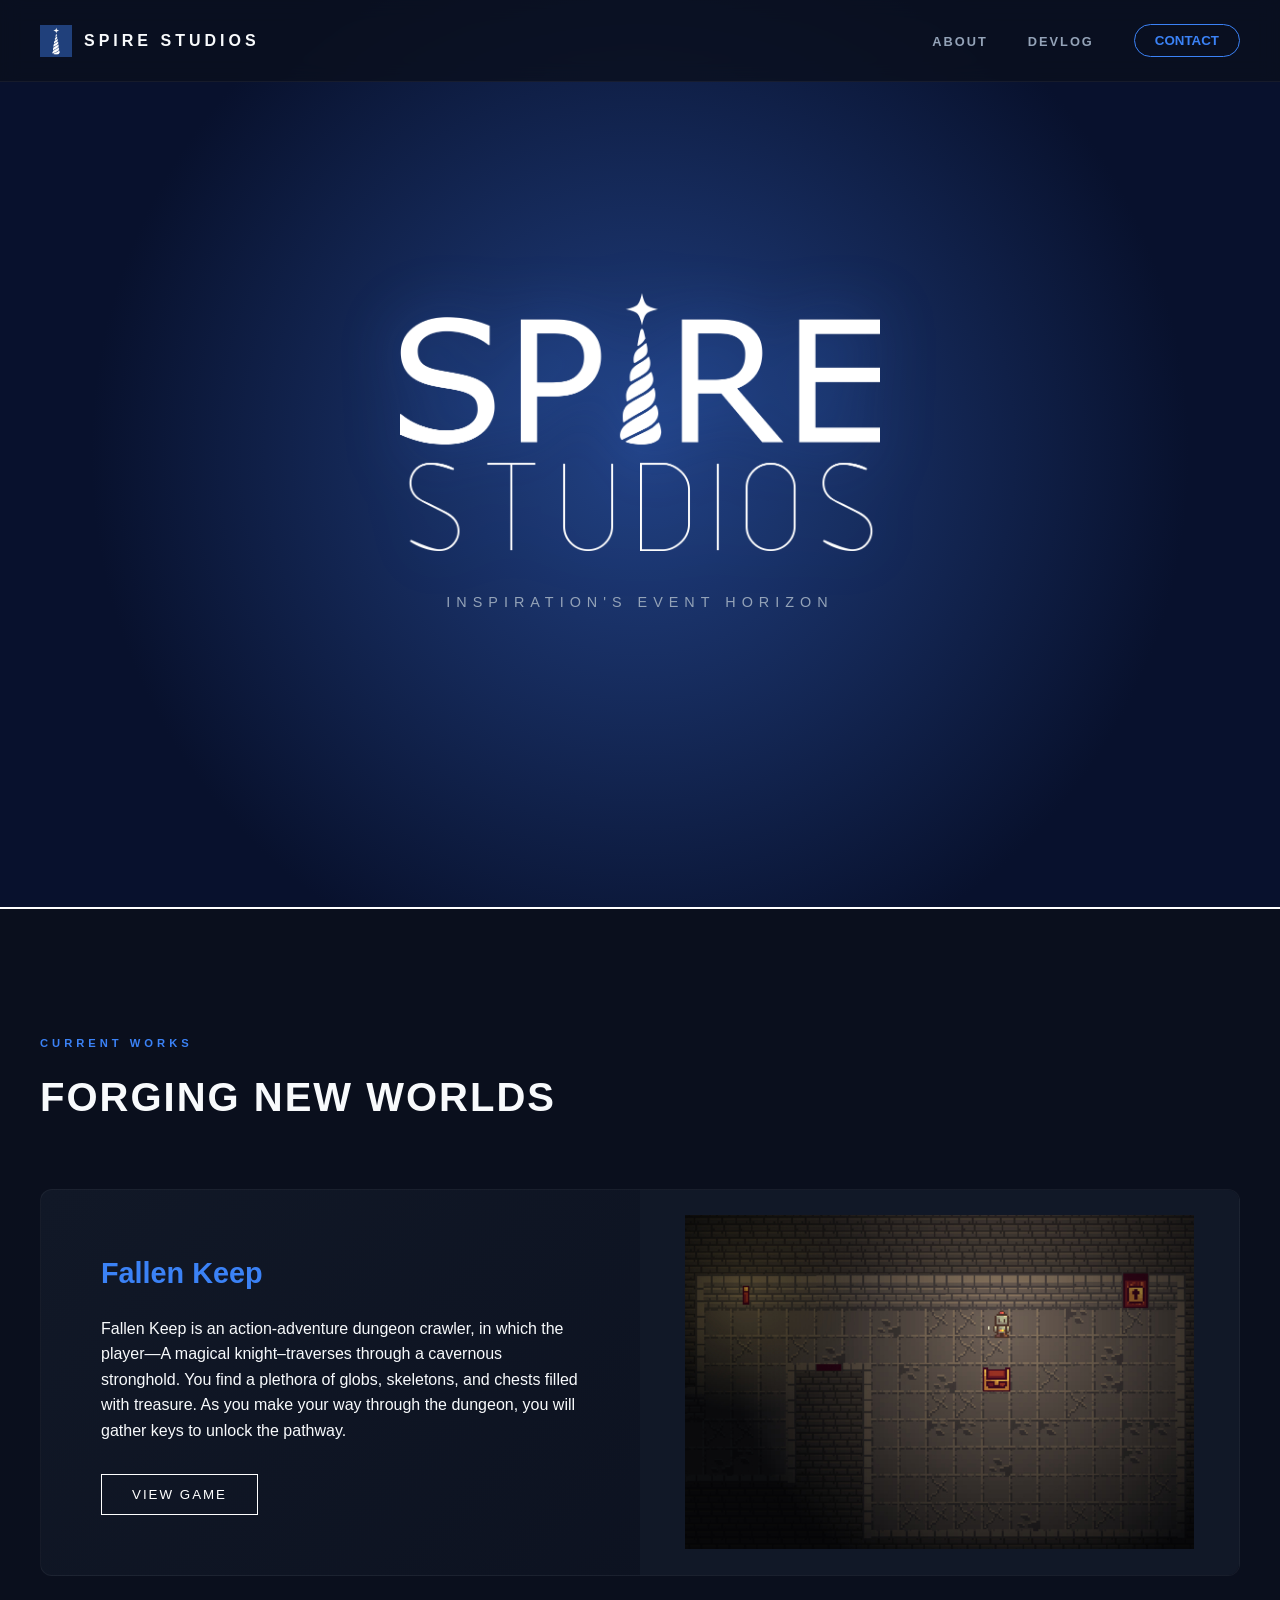
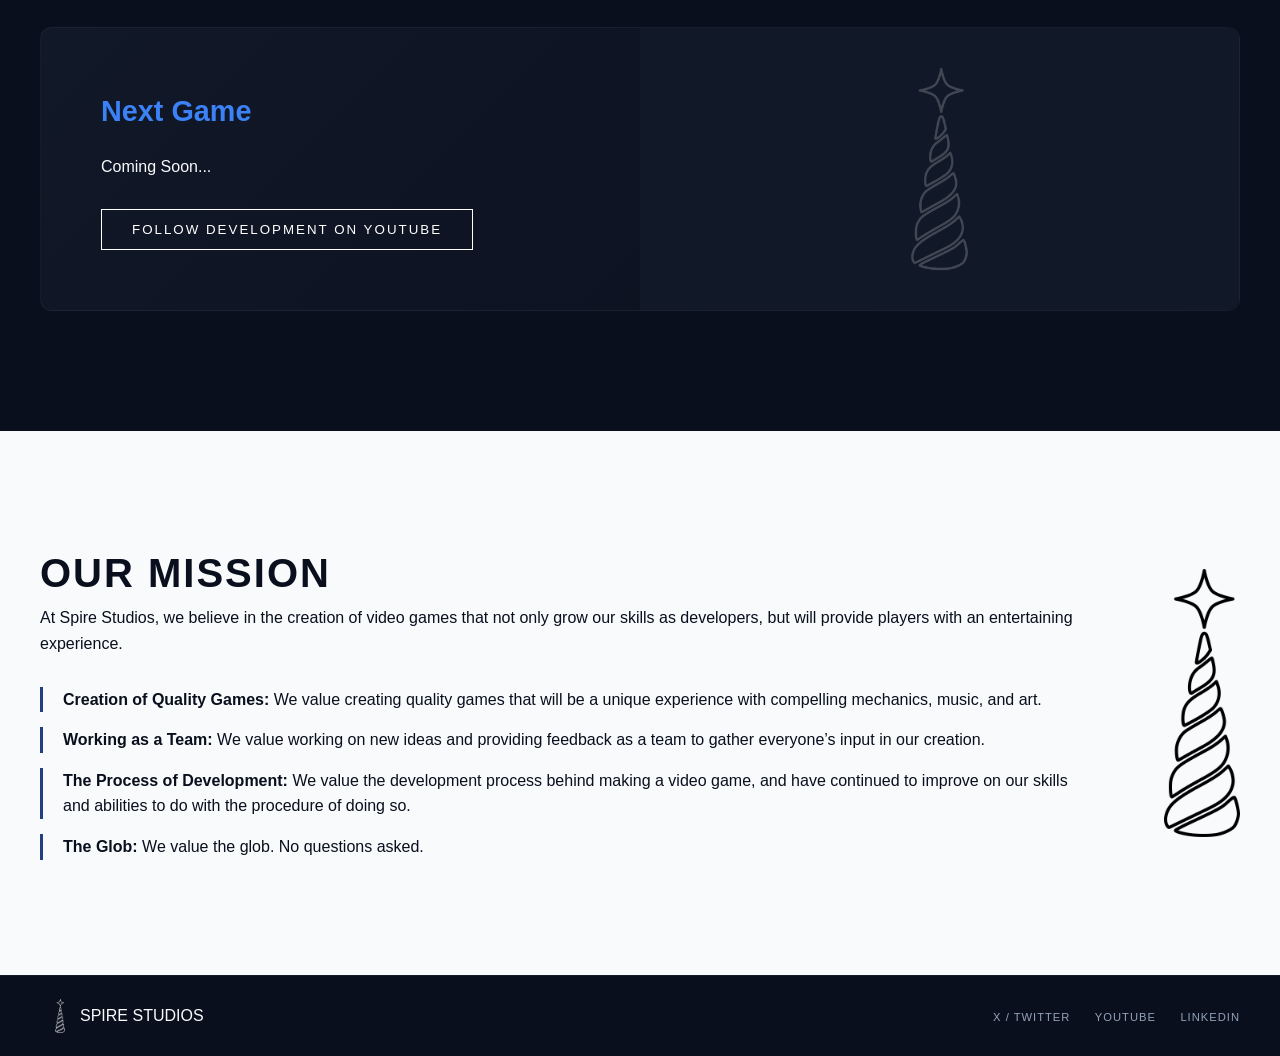
<file: index.html>
<!DOCTYPE html>
<html lang="en">
<head>
    <meta charset="UTF-8">
    <meta name="viewport" content="width=device-width, initial-scale=1.0">
    <title>Spire Studios</title>
    <link rel="stylesheet" href="style.css">
    <link rel="icon" type="image/x-icon" href="Lspire_v2.png" id="favicon">
    <script src="script.js"></script>
</head>
<body>

    <nav class="glass-nav">
        <div class="nav-container">
            <div class="brand">
                <a href="https://www.spirestudios.org" style="text-decoration: none; color: inherit; display: flex;">
                <img src="Lspire_v2.png" alt="Spire Logo" class="nav-icon"></a>
                <a href="https://www.spirestudios.org" style="text-decoration: none; color: inherit; display: flex;">
                <span>SPIRE STUDIOS</span></a>
            </div>
            <ul class="nav-links">
                <li><a href="https://www.spirestudios.org/about" class="shortcut">ABOUT</a></li>
                <li><a href="https://www.spirestudios.org/devlog" class="shortcut">DEVLOG</a></li>
                <li><button class="contact-pill" id="contact-trigger">CONTACT</button></li>
            </ul>
        </div>
    </nav>

    <section class="cinematic-hero">
        <div class="hero-overlay"></div>
        <div class="hero-content">
            <img src="spire_v2.png" alt="Spire Studios Full Logo" class="hero-logo">
            <p class="subtitle">INSPIRATION'S EVENT HORIZON</p>
            <div class="scroll-indicator">
                <div class="mouse"></div>
            </div>
        </div>
    </section>

    <section id="projects" class="project-showcase">
        <div class="section-header">
            <span class="tag">CURRENT WORKS</span>
            <h2>FORGING NEW WORLDS</h2>
        </div>
        
        <div class="featured-game">
            <div class="game-info">
                <h3>Fallen Keep</h3>
                <p>Fallen Keep is an action-adventure dungeon crawler, in which the player—A magical knight–traverses through a cavernous stronghold. You find a plethora of globs, skeletons, and chests filled with treasure. As you make your way through the dungeon, you will gather keys to unlock the pathway.</p>
                <a href="https://python-syntax.itch.io/fallen-keep">
                <button class="ghost-btn">VIEW GAME</button></a>
            </div>
            <div class="game-visual">
                <img src="fallenkeep.png" alt="game" width="85%">
            </div>
        </div><br><br>
        <div class="featured-game">
            <div class="game-info">
                <h3>Next Game</h3>
                <p>Coming Soon...</p>
                <a href="https://www.youtube.com/@spirestudiosdev"><button class="ghost-btn">FOLLOW DEVELOPMENT ON YOUTUBE</button></a>
            </div>
            <div class="game-visual">
                <img src="spire_light.png" alt="Design Motif" class="bg-motif">
            </div>
        </div>
    </section>

    <section id="studio" class="studio-culture">
        <div class="culture-grid">
            <div class="culture-text">
                <h2>OUR MISSION</h2>
                <p>At Spire Studios, we believe in the creation of video games that not only grow our skills as developers, but will provide players with an entertaining experience.</p>
                <ul class="values">
                    <li><strong>Creation of Quality Games:</strong> We value creating quality games that will be a unique experience with compelling mechanics, music, and art.</li>
                    <li><strong>Working as a Team:</strong> We value working on new ideas and providing feedback as a team to gather everyone’s input in our creation.</li>
                    <li><strong>The Process of Development:</strong> We value the development process behind making a video game, and have continued to improve on our skills and abilities to do with the procedure of doing so.</li>
                    <li><strong>The Glob: </strong> We value the glob. No questions asked.</li>
                </ul>
            </div>
            <div class="culture-image">
                <img src="mission_logo.png" alt="Spire Whiteout Logo" class="culture-logo-feature">
            </div>
        </div>
    </section>

    <footer>
        <div class="footer-bottom">
            <div style="display: flex; align-items: center;">
            <img src="spire_light.png" alt="Small Spire Icon" class="footer-mini-logo">
            <p>SPIRE STUDIOS</p></div>
            <div class="socials">
                <a href="#">X / TWITTER</a>
                <a href="https://www.youtube.com/@spirestudiosdev">YOUTUBE</a>
                <a href="#">LINKEDIN</a>
            </div>
        </div>
    </footer>

    <!-- Contact Modal -->
    <div id="contact-modal" class="modal">
        <div class="modal-content">
            <span class="close">&times;</span>
            <h2>Contact Us</h2>
            <p><strong>Email:</strong> developer@spirestudios.org</p>
            <p><strong>Social Media:</strong> Follow us on <a href="https://www.youtube.com/@spirestudiosdev" target="_blank">YouTube</a> and other platforms.</p>
        </div>
    </div>

</body>
</html>
</file>
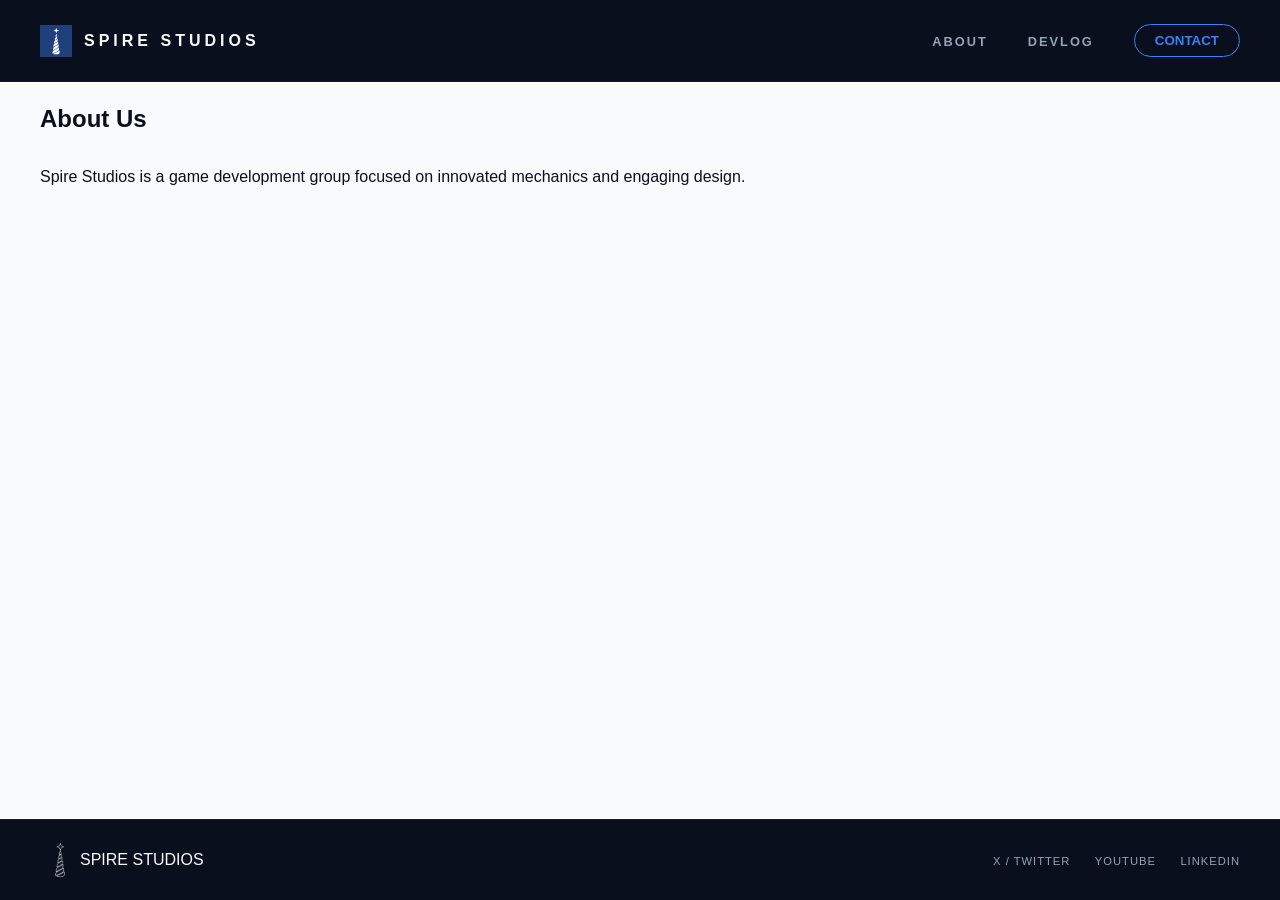
<file: about/index.html>
<!DOCTYPE html>
<html lang="en">
<head> <!-- Template File for Website-->
    <meta charset="UTF-8">
    <meta name="viewport" content="width=device-width, initial-scale=1.0">
    <title>About | Spire Studios</title>
    <link rel="stylesheet" href="../style.css">
    <link rel="icon" type="image/x-icon" href="../Lspire_v2.png" id="favicon">
    <script src="../script.js"></script>
</head>
<body style="display: flex; flex-direction: column; min-height: 100vh; /* Viewport height */ margin: 0;">
    <!-- Navigation -->
    <nav class="norm-nav">
        <div class="nav-container">
            <div class="brand"><a href="https://www.spirestudios.org" style="text-decoration: none; color: inherit; display: flex;">
                <img src="../Lspire_v2.png" alt="Spire Logo" class="nav-icon"></a>
                <a href="https://www.spirestudios.org" style="text-decoration: none; color: inherit; display: flex;">
                <span>SPIRE STUDIOS</span></a>
            </div>
            <ul class="nav-links">
                <li><a href="https://www.spirestudios.org/about" class="shortcut">ABOUT</a></li>
                <li><a href="https://www.spirestudios.org/devlog" class="shortcut">DEVLOG</a></li>
                <li><button class="contact-pill" id="contact-trigger">CONTACT</button></li>
            </ul>
        </div>
    </nav>


    <!-- Page content -->
    <section id="page_body" class="page-content" style="flex: 1;">
        <h1>About Us</h1><br>
        <p>Spire Studios is a game development group focused on innovated mechanics and engaging design.</p>
    </section>

    <!-- Footer-->
    <footer style="flex-shrink: 0;">
        <div class="footer-bottom">
            <div style="display: flex; align-items: center;">
            <img src="../spire_light.png" alt="Small Spire Icon" class="footer-mini-logo">
            <p>SPIRE STUDIOS</p></div>
            <div class="socials">
                <a href="#">X / TWITTER</a>
                <a href="https://www.youtube.com/@spirestudiosdev">YOUTUBE</a>
                <a href="#">LINKEDIN</a>
            </div>
        </div>
    </footer>

    <!-- Contact Modal -->
    <div id="contact-modal" class="modal">
        <div class="modal-content">
            <span class="close">&times;</span>
            <h2>Contact Us</h2>
            <p><strong>Email:</strong> developer@spirestudios.org</p>
            <p><strong>Social Media:</strong> Follow us on <a href="https://www.youtube.com/@spirestudiosdev" target="_blank">YouTube</a> and other platforms.</p>
        </div>
    </div>

</body>
</html>
</file>
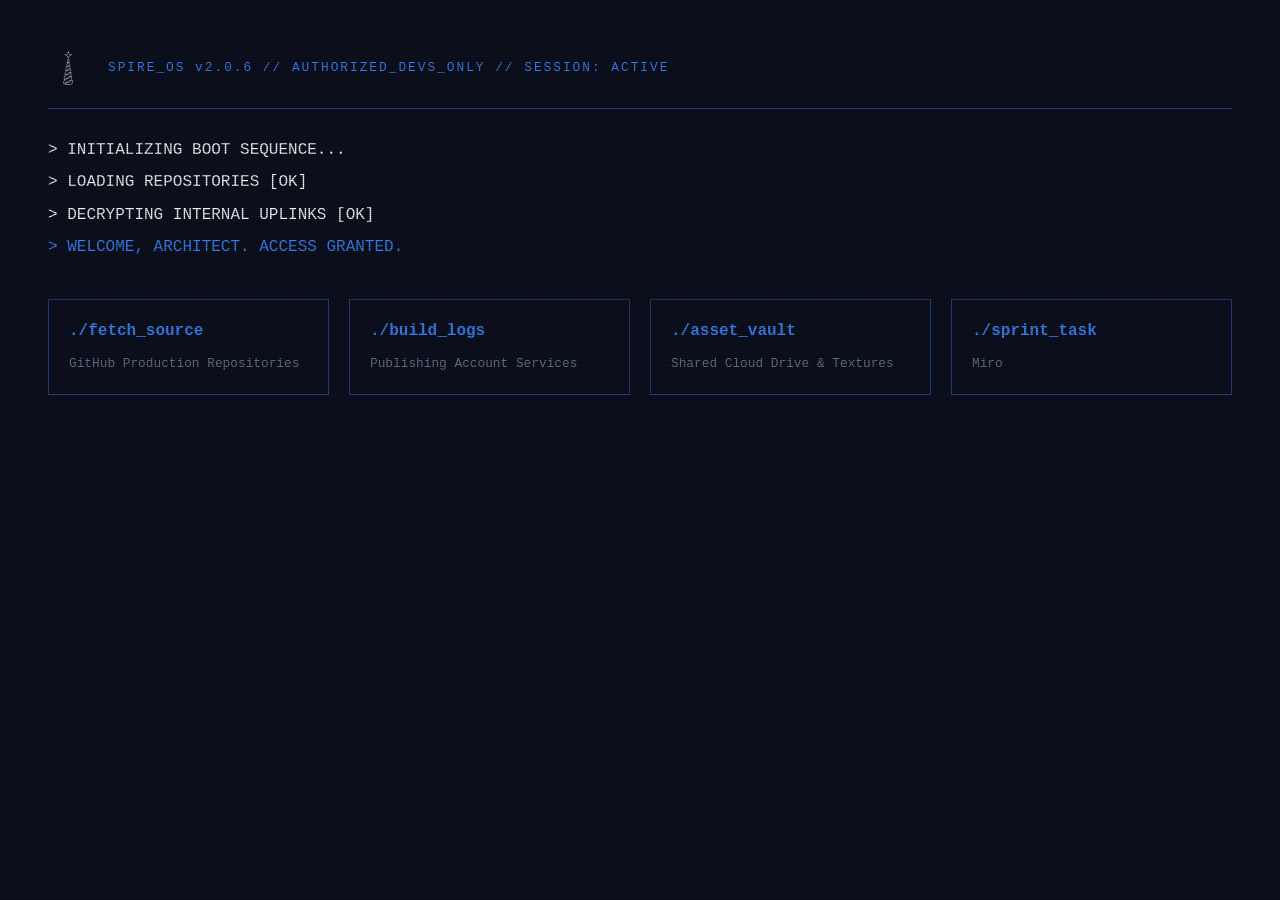
<file: devpage.html>
<!DOCTYPE html>
<html lang="en">
<head>
    <meta charset="UTF-8">
    <meta name="viewport" content="width=device-width, initial-scale=1.0">
    <title>SPIRE_OS // TERMINAL</title>
    <link rel="icon" type="image/x-icon" id="favicon" href="favicon.png">
    <script>
        const favicon = document.getElementById('favicon');
        function setFavicon() {
            if (window.matchMedia('(prefers-color-scheme: dark)').matches) {
                favicon.href = 'favicon.png';
            } else {
                favicon.href = 'favicon_light.png';
            }
        }
        setFavicon();
        window.matchMedia('(prefers-color-scheme: dark)').addEventListener('change', setFavicon);
    </script>
    <style>
        :root {
            --bg: #0a0f1d;
            --navy: #214082;
            --accent: #3b82f6;
            --text: #f8fafc;
            --dim: #64748b;
        }

        body {
            background-color: var(--bg);
            color: var(--text);
            font-family: 'Courier New', Courier, monospace;
            padding: 40px;
            line-height: 1.4;
            overflow-x: hidden;
        }

        /* Scanline Effect */
        body::before {
            content: " ";
            display: block;
            position: fixed;
            top: 0; left: 0; bottom: 0; right: 0;
            background: linear-gradient(rgba(18, 16, 16, 0) 50%, rgba(0, 0, 0, 0.25) 50%), 
                        linear-gradient(90deg, rgba(255, 0, 0, 0.06), rgba(0, 255, 0, 0.02), rgba(0, 0, 255, 0.06));
            z-index: 2;
            background-size: 100% 2px, 3px 100%;
            pointer-events: none;
        }

        .terminal-header {
            border-bottom: 1px solid var(--navy);
            padding-bottom: 20px;
            margin-bottom: 30px;
            display: flex;
            align-items: center;
            gap: 20px;
        }

        .logo { height: 40px; }

        .status-bar { color: var(--accent); font-size: 0.8rem; letter-spacing: 2px; }

        .output-line { margin-bottom: 10px; opacity: 0; animation: fadeIn 0.1s forwards; }
        .output-line.blue { color: var(--accent); }
        .output-line.dim { color: var(--dim); }

        .link-grid {
            display: grid;
            grid-template-columns: repeat(auto-fill, minmax(250px, 1fr));
            gap: 20px;
            margin-top: 40px;
        }

        .terminal-card {
            border: 1px solid var(--navy);
            padding: 20px;
            text-decoration: none;
            color: var(--text);
            transition: all 0.2s;
            position: relative;
        }

        .terminal-card:hover {
            background: var(--navy);
            transform: translateY(-5px);
            box-shadow: 0 0 20px rgba(59, 130, 246, 0.2);
        }

        .terminal-card .cmd { color: var(--accent); font-weight: bold; margin-bottom: 10px; display: block; }
        .terminal-card .desc { font-size: 0.8rem; color: var(--dim); }

        @keyframes fadeIn { to { opacity: 1; } }

        /* Delay animations for "boot" feel */
        .l1 { animation-delay: 0.2s; }
        .l2 { animation-delay: 0.4s; }
        .l3 { animation-delay: 0.6s; }
        .l4 { animation-delay: 1s; }
    </style>
</head>
<body>

    <div class="terminal-header">
        <img src="spire_light.png" alt="Spire Logo" class="logo">
        <div class="status-bar">
            SPIRE_OS v2.0.6 // AUTHORIZED_DEVS_ONLY // SESSION: ACTIVE
        </div>
    </div>

    <div class="terminal-body">
        <div class="output-line l1">> INITIALIZING BOOT SEQUENCE...</div>
        <div class="output-line l2">> LOADING REPOSITORIES [OK]</div>
        <div class="output-line l3">> DECRYPTING INTERNAL UPLINKS [OK]</div>
        <div class="output-line l4 blue">> WELCOME, ARCHITECT. ACCESS GRANTED.</div>

        <div class="link-grid l4">
            <a href="https://github.com/python-syntax/spirestudios" class="terminal-card">
                <span class="cmd">./fetch_source</span>
                <span class="desc">GitHub Production Repositories</span>
            </a>
            <a href="https://itch.io" class="terminal-card">
                <span class="cmd">./build_logs</span>
                <span class="desc">Publishing Account Services</span>
            </a>
            <a href="#" class="terminal-card">
                <span class="cmd">./asset_vault</span>
                <span class="desc">Shared Cloud Drive & Textures</span>
            </a>
            <a href="https://miro.com/app/dashboard/" class="terminal-card">
                <span class="cmd">./sprint_task</span>
                <span class="desc">Miro</span>
            </a>
        </div>
    </div>

</body>
</html>
</file>
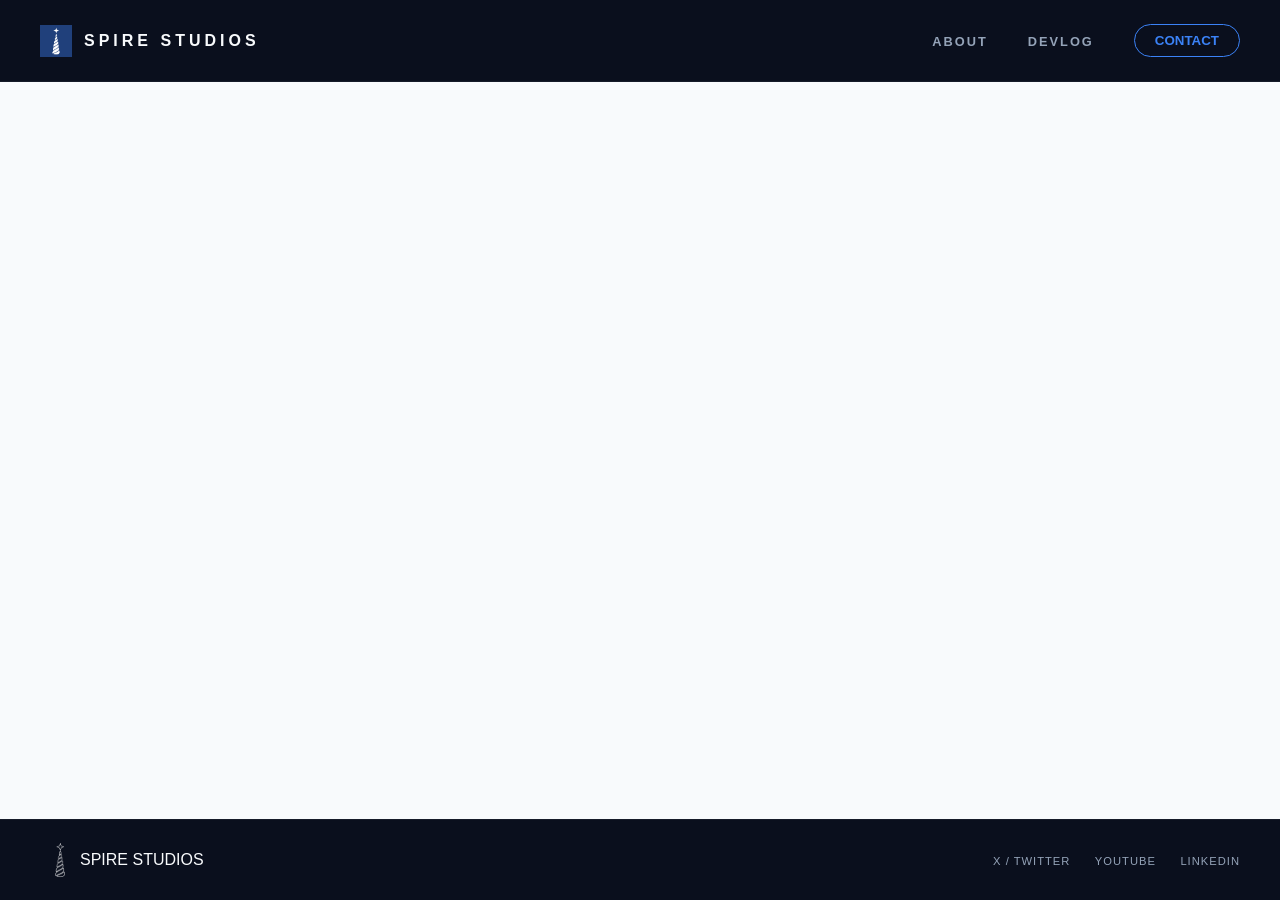
<file: ztemplate.html>
<!DOCTYPE html>
<html lang="en">
<head> <!-- Template File for Website-->
    <meta charset="UTF-8">
    <meta name="viewport" content="width=device-width, initial-scale=1.0">
    <title>Page Title | Spire Studios</title>
    <link rel="stylesheet" href="style.css">
    <link rel="icon" type="image/x-icon" href="Lspire_v2.png" id="favicon">
    <script src="script.js"></script>
</head>
<body style="display: flex; flex-direction: column; min-height: 100vh; /* Viewport height */ margin: 0;">
    <!-- Navigation -->
    <nav class="norm-nav">
        <div class="nav-container">
            <div class="brand"><a href="https://www.spirestudios.org" style="text-decoration: none; color: inherit; display: flex;">
                <img src="Lspire_v2.png" alt="Spire Logo" class="nav-icon"></a>
                <a href="https://www.spirestudios.org" style="text-decoration: none; color: inherit; display: flex;">
                <span>SPIRE STUDIOS</span></a>
            </div>
            <ul class="nav-links">
                <li><a href="https://www.spirestudios.org/about" class="shortcut">ABOUT</a></li>
                <li><a href="https://www.spirestudios.org/devlog" class="shortcut">DEVLOG</a></li>
                <li><button class="contact-pill" id="contact-trigger">CONTACT</button></li>
            </ul>
        </div>
    </nav>


    <!-- Page content -->
    <section id="page_body" class="page-content" style="flex: 1; align-items: center; display: flex;">
        
    </section>

    <!-- Footer-->
    <footer style="flex-shrink: 0;">
        <div class="footer-bottom">
            <div style="display: flex; align-items: center;">
            <img src="spire_light.png" alt="Small Spire Icon" class="footer-mini-logo">
            <p>SPIRE STUDIOS</p></div>
            <div class="socials">
                <a href="#">X / TWITTER</a>
                <a href="https://www.youtube.com/@spirestudiosdev">YOUTUBE</a>
                <a href="#">LINKEDIN</a>
            </div>
        </div>
    </footer>

    <!-- Contact Modal -->
    <div id="contact-modal" class="modal">
        <div class="modal-content">
            <span class="close">&times;</span>
            <h2>Contact Us</h2>
            <p><strong>Email:</strong> developer@spirestudios.org</p>
            <p><strong>Social Media:</strong> Follow us on <a href="https://www.youtube.com/@spirestudiosdev" target="_blank">YouTube</a> and other platforms.</p>
        </div>
    </div>

</body>
</html>
</file>
<file: style.css>
:root {
    --navy: #214082;
    --deep-space: #0a0f1d;
    --accent-blue: #3b82f6;
    --text-main: #f8fafc;
    --text-dim: #94a3b8;
}

* {
    margin: 0;
    padding: 0;
    box-sizing: border-box;
}

body {
    font-family: 'Inter', -apple-system, sans-serif;
    background-color: var(--deep-space);
    color: var(--text-main);
    line-height: 1.6;
    overflow-x: hidden;
    scrollbar-color: var(--navy) var(--deep-space);
    scrollbar-width: thin; /* Optional: makes the scrollbar thinner */
}

/* For WebKit and Chromiums (Chrome, Safari, Edge) */
body::-webkit-scrollbar {
  width: 12px; /* Adjust width as needed */
  background-color: var(--deep-space); /* Color of the entire scrollbar area */
}

body::-webkit-scrollbar-track {
  background: var(--deep-space); /* Color of the track */
}

body::-webkit-scrollbar-thumb {
  background-color: var(--navy); /* Color of the draggable handle */
  border-radius: 6px; /* Optional: adds roundness to the thumb */
  border: 3px solid var(--deep-space); /* Optional: creates padding around the thumb */
}

/* Glassmorphism Navigation */
.glass-nav {
    position: fixed;
    top: 0;
    width: 100%;
    padding: 1.5rem 0;
    background: rgba(10, 15, 29, 0.8);
    backdrop-filter: blur(10px);
    z-index: 1000;
    border-bottom: 1px solid rgba(255, 255, 255, 0.05);
}

.norm-nav {
    position: fixed;
    top: 0;
    width: 100%;
    padding: 1.5rem 0;
    background: rgba(10, 15, 29, 1);
    z-index: 1000;
    border-bottom: 1px solid rgba(255, 255, 255, 0.05);
}

.nav-container {
    max-width: 1400px;
    margin: 0 auto;
    display: flex;
    justify-content: space-between;
    align-items: center;
    padding: 0 40px;
}

.brand {
    display: flex;
    align-items: center;
    gap: 12px;
    font-weight: 700;
    letter-spacing: 4px;
}

.nav-icon { height: 32px; }

.nav-links {
    display: flex;
    list-style: none;
    gap: 40px;
    align-items: center;
}

.nav-links a {
    text-decoration: none;
    color: var(--text-dim);
    font-size: 0.8rem;
    font-weight: 600;
    letter-spacing: 2px;
    transition: color 0.3s;
}

.nav-links a:hover { color: white; }



.contact-pill {
    padding: 8px 20px;
    border: 1px solid var(--accent-blue);
    border-radius: 20px;
    color: var(--accent-blue) !important;
    background-color: transparent;
    font-weight: bold;
}

/* Cinematic Hero */
.cinematic-hero {
    height: 101vh;
    display: flex;
    align-items: center;
    justify-content: center;
    position: relative;
    background: radial-gradient(circle at center, #214082 0%, #08112d 70%);
    border-bottom: 2px solid white;
}

.hero-logo {
    max-width: 600px;
    width: 80%;
    filter: drop-shadow(0 0 30px rgba(59, 130, 246, 0.3));
    margin-bottom: 2rem;
}

.hero-content {
    text-align: center;
    z-index: 2;
}

.subtitle {
    letter-spacing: 6px;
    font-size: 0.9rem;
    color: var(--text-dim);
    animation: fadeIn 2s ease-out;
}

/* Project Showcase */
.project-showcase { padding: 120px 40px; max-width: 1400px; margin: 0 auto; }

.section-header { margin-bottom: 60px; }

.tag {
    color: var(--accent-blue);
    font-size: 0.7rem;
    letter-spacing: 4px;
    font-weight: 800;
}

h2 { font-size: 2.5rem; letter-spacing: 2px; margin-top: 10px; }

.featured-game {
    display: grid;
    grid-template-columns: 1fr 1fr;
    background: linear-gradient(135deg, #111827 0%, #0a0f1d 100%);
    border: 1px solid rgba(255, 255, 255, 0.05);
    border-radius: 12px;
    overflow: hidden;
}

.game-info { padding: 60px; display: flex; flex-direction: column; justify-content: center; }

.game-info h3 { font-size: 1.8rem; margin-bottom: 20px; color: var(--accent-blue); }

.ghost-btn {
    width: fit-content;
    margin-top: 30px;
    padding: 12px 30px;
    background: transparent;
    border: 1px solid white;
    color: white;
    cursor: pointer;
    letter-spacing: 2px;
    transition: all 0.3s;
}

.ghost-btn:hover { background: white; color: black; }

.game-visual {
    background: #111827;
    display: flex;
    align-items: center;
    justify-content: center;
    position: relative;
}

.bg-motif { width: 40%; opacity: 0.2; }

.page-content { padding: 100px 40px; background: #f8fafc; color: var(--deep-space); }

/* Studio Culture */
.studio-culture { padding: 100px 40px; background: #f8fafc; color: var(--deep-space); }

.culture-grid {
    max-width: 1600px;
    margin: 0 auto;
    display: flex;
    flex-direction: row;
    gap: 80px;
    align-items: center;
}
@media (max-width: 600px) {
  .culture-grid {
    flex-direction: column;
  }
  .featured-game {
    grid-template-columns: 1fr;
  }
  .shortcut {
    display: none;
  }
}

.values { list-style: none; margin-top: 30px; }

.values li { margin-bottom: 15px; padding-left: 20px; border-left: 3px solid var(--navy); }

.culture-logo-feature {
    width: 100%;
    max-width: 100px;
    min-width: 50px;
    filter: invert(1); /* Inverting the whiteout for the light background */
    display: block;
    margin: 0 auto;
}

/* Footer */
footer { padding: 20px 40px; border-top: 1px solid rgba(255, 255, 255, 0.05); }

.footer-bottom {
    max-width: 1400px;
    margin: 0 auto;
    display: flex;
    justify-content: space-between;
    align-items: center;
}

.footer-mini-logo { height: 40px; opacity: 1; }

.socials a {
    color: var(--text-dim);
    text-decoration: none;
    font-size: 0.7rem;
    margin-left: 20px;
    letter-spacing: 1px;
}

@keyframes fadeIn {
    from { opacity: 0; transform: translateY(10px); }
    to { opacity: 1; transform: translateY(0); }
}

/* Contact Modal */
.modal {
    display: none;
    position: fixed;
    z-index: 1000;
    left: 0;
    top: 0;
    width: 100%;
    height: 100%;
    background-color: rgba(0, 0, 0, 0.7);
    backdrop-filter: blur(5px);
}

.modal-content {
    background-color: var(--deep-space);
    margin: 20% auto;
    padding: 30px;
    border: 1px solid rgba(255, 255, 255, 0.1);
    border-radius: 12px;
    width: 80%;
    max-width: 600px;
    color: var(--text-main);
    box-shadow: 0 0 30px rgba(59, 130, 246, 0.3);
}

.modal-content h2 {
    margin-bottom: 20px;
    color: var(--accent-blue);
    align-content: center;
}

.modal-content p {
    margin-bottom: 10px;
}

.modal-content a {
    color: var(--accent-blue);
    text-decoration: none;
}

.modal-content a:hover {
    text-decoration: underline;
}

.close {
    color: var(--text-dim);
    float: right;
    font-size: 28px;
    font-weight: bold;
    cursor: pointer;
    transition: color 0.3s;
}

.close:hover {
    color: white;
}
</file>
